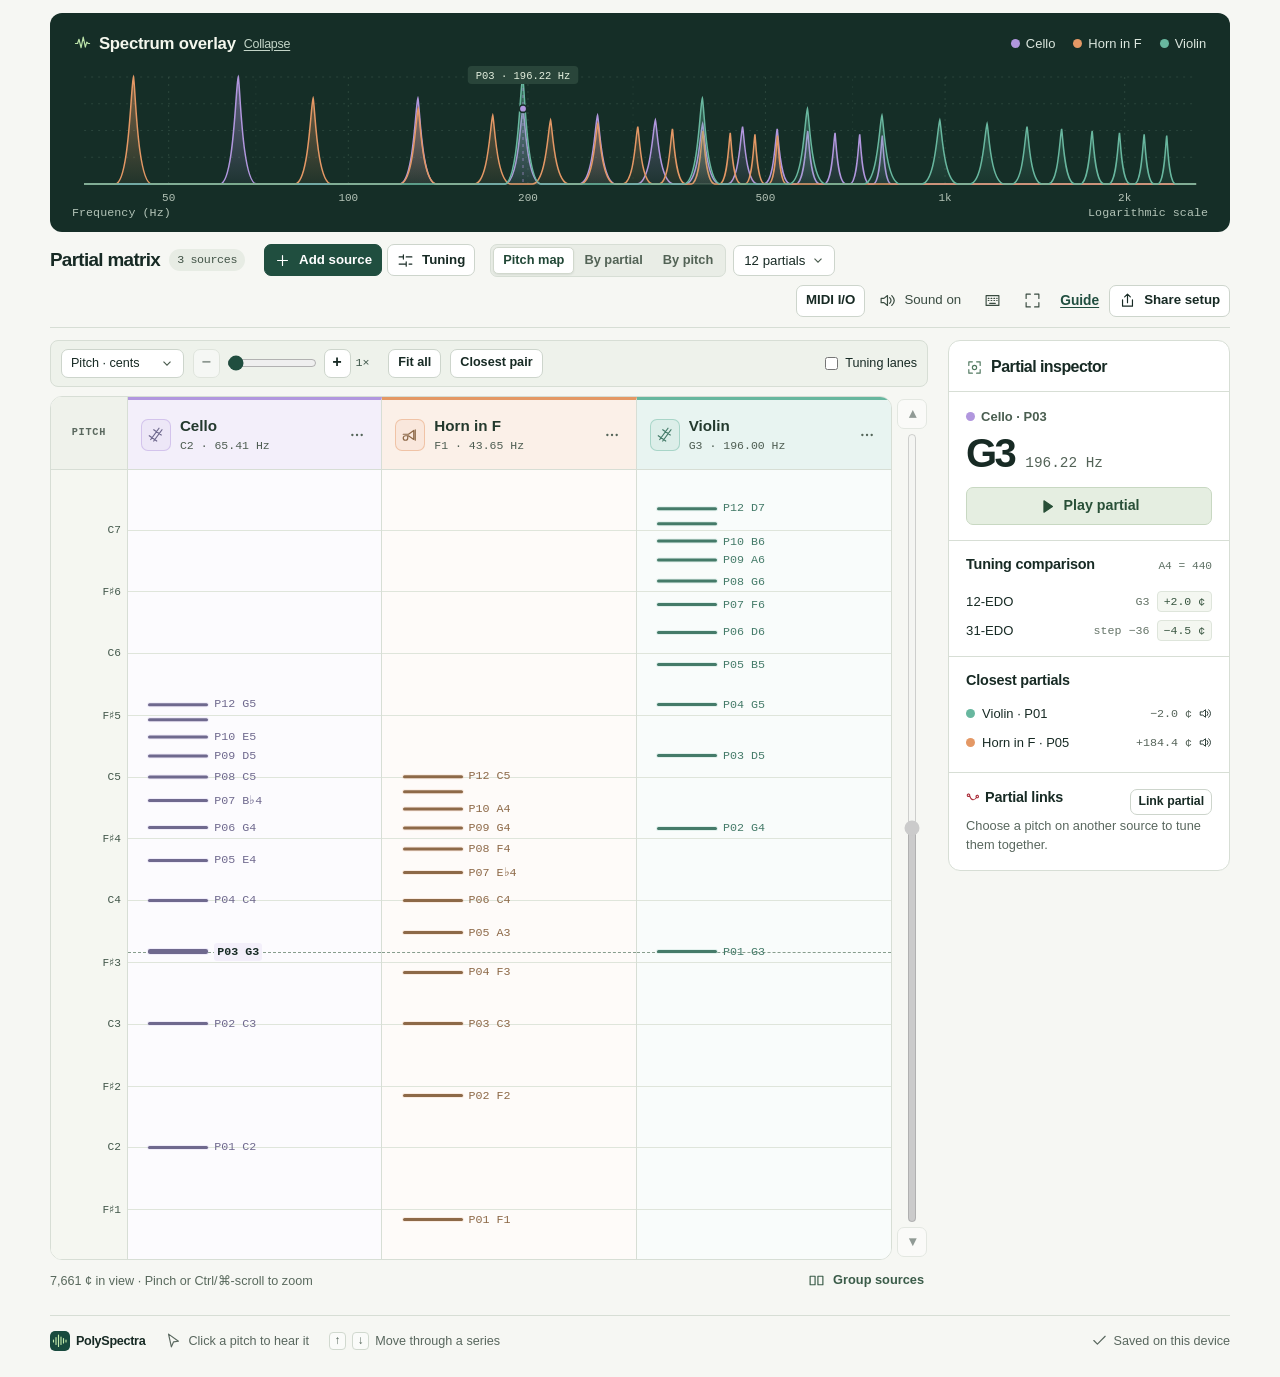
<file: index.html>
<!doctype html>
<html lang="en">
  <head>
    <meta charset="utf-8" />
    <meta name="viewport" content="width=device-width, initial-scale=1" />
    <meta name="theme-color" content="#163d34" />
    <title>PolySpectra · Spectrum workspace</title>
    <link rel="icon" href="./mark.svg" type="image/svg+xml" />
    <link rel="stylesheet" href="./style.css?v=midi-input" />
    <script defer src="./pitch.js?v=tempered-midi"></script>
    <script defer src="./pitch-map.js?v=tempered-midi"></script>
    <script defer src="./workspace.js?v=midi-input"></script>
    <script defer src="./midi.js?v=midi-input"></script>
    <script defer src="./app.js?v=midi-input"></script>
  </head>
  <body>
    <main>
      <h1 class="sr">PolySpectra spectrum workspace</h1>
      <section class="overview panel" aria-labelledby="overlay-title">
        <div class="chart-head">
          <h2 id="overlay-title">
            <button
              id="toggle-overlay"
              aria-expanded="true"
              aria-controls="chart chart-foot"
            >
              <i data-icon="wave"></i>Spectrum overlay
              <span id="overlay-action">Collapse</span>
            </button>
          </h2>
          <div id="legend" class="legend"></div>
        </div>
        <div
          id="chart"
          aria-label="Interactive source pitches on a logarithmic axis"
        ></div>
        <div class="chart-foot" id="chart-foot">
          <span>Frequency (Hz)</span><span>Logarithmic scale</span>
        </div>
      </section>
      <div class="section-tools workspace-toolbar">
        <div class="section-title">
          <h2 id="matrix-title" tabindex="-1">Partial matrix</h2>
          <span id="count" class="count"></span>
        </div>
        <nav class="workspace-edit" aria-label="Source and tuning controls">
          <button id="add" class="primary">
            <i data-icon="plus"></i>Add source
          </button>
          <button id="tuning"><i data-icon="tuning"></i>Tuning</button>
        </nav>
        <div class="matrix-actions">
          <div class="segmented" aria-label="Spectrum view">
            <button id="by-map">Pitch map</button>
            <button id="by-partial">By partial</button
            ><button id="by-pitch">By pitch</button>
          </div>
          <select id="limit" aria-label="Number of partials">
            <option value="8">8 partials</option>
            <option value="12">12 partials</option>
            <option value="16">16 partials</option>
            <option value="24">24 partials</option>
            <option value="32">32 partials</option>
            <option value="48">48 partials</option>
            <option value="88">88 partials</option>
          </select>
        </div>
        <nav class="utility-tools" aria-label="Workspace tools">
          <button id="midi" title="MIDI input, output and source channels">
            MIDI I/O
          </button>
          <button
            id="sound"
            title="Toggle browser sine tones"
            class="quiet"
          ></button>
          <button
            id="help"
            class="quiet"
            title="Keyboard shortcuts"
            aria-label="Keyboard shortcuts"
          >
            <i data-icon="keyboard"></i>
          </button>
          <button
            id="fullscreen"
            class="quiet"
            title="Full screen"
            aria-label="Full screen"
          >
            <i data-icon="expand"></i>
          </button>
          <button id="native-fullscreen" hidden>
            Enter browser fullscreen
          </button>
          <a class="guide-link" href="./docs/" target="_blank" rel="noopener"
            >Guide</a
          >
          <button id="share" title="Share this workspace">
            <i data-icon="share"></i>Share setup
          </button>
        </nav>
      </div>
      <div class="work-area">
        <section class="matrix-section" aria-labelledby="matrix-title">
          <div id="link-picking" hidden role="status">
            <span></span><button id="cancel-pick">Cancel</button>
          </div>
          <div id="map-tools" class="map-tools" hidden>
            <label for="map-unit" class="sr">Vertical spacing</label>
            <select id="map-unit">
              <option value="cents">Pitch · cents</option>
              <option value="hz">Frequency · Hz</option>
            </select>
            <div class="map-zoom">
              <button id="zoom-out" aria-label="Zoom out" title="Zoom out">
                −
              </button>
              <input
                id="zoom-range"
                type="range"
                min="0"
                max="1000"
                step="1"
                value="0"
                aria-label="Pitch map magnification"
              />
              <button id="zoom-in" aria-label="Zoom in" title="Zoom in">
                +
              </button>
              <output id="zoom-readout" for="zoom-range"></output>
            </div>
            <button id="fit-map">Fit all</button
            ><button
              id="frame-pair"
              title="Frame the selected partial and the nearest partial of another source"
            >
              Closest pair
            </button>
            <label class="map-refs"
              ><input type="checkbox" id="map-refs" /> Tuning lanes</label
            >
          </div>
          <div class="sheet-row">
            <div
              id="matrix-scroll"
              class="matrix-scroll"
              role="region"
              aria-label="Playable pitch matrix"
            >
              <div id="sheet-surface">
                <table id="matrix"></table>
                <svg id="cords" aria-hidden="true"></svg>
              </div>
            </div>
            <div
              id="pan-rail"
              hidden
              role="group"
              aria-label="Pitch map position"
            >
              <button
                id="pan-up"
                aria-label="Pan to higher pitches"
                title="Pan to higher pitches"
              >
                ▴
              </button>
              <input
                id="pan-position"
                type="range"
                min="0"
                max="10000"
                step="1"
                aria-label="Pitch map position"
                title="Scroll through the pitch range"
              />
              <button
                id="pan-down"
                aria-label="Pan to lower pitches"
                title="Pan to lower pitches"
              >
                ▾
              </button>
            </div>
          </div>
          <div class="matrix-foot">
            <a class="phone-jump" href="#inspector">Inspector</a
            ><span id="view-note"></span
            ><button id="groups" class="text-action">
              <i data-icon="group"></i><span>Group sources</span>
            </button>
          </div>
        </section>
        <aside
          id="inspector"
          tabindex="-1"
          class="panel"
          aria-label="Pitch inspector"
        ></aside>
      </div>
      <footer>
        <span class="footer-brand"
          ><img
            src="./mark.svg"
            width="20"
            height="20"
            alt=""
          />PolySpectra</span
        ><span><i data-icon="cursor"></i>Click a pitch to hear it</span
        ><span><kbd>↑</kbd><kbd>↓</kbd> Move through a series</span
        ><span id="save-status"></span>
      </footer>
    </main>
    <dialog id="source-dialog" aria-labelledby="source-title">
      <form id="source-form">
        <div class="dialog-title">
          <h2 id="source-title">Add source</h2>
          <button class="icon close" type="button" aria-label="Close">
            <i data-icon="x"></i>
          </button>
        </div>
        <label
          >Starting point<select id="preset">
            <option value="custom">Custom source</option>
            <option value="piano">Piano · 12-EDO</option>
            <option value="pianoUp">Piano · 12-EDO +50¢</option>
            <option value="cello">Cello · open C</option>
            <option value="horn">Horn in F · open tubing</option>
            <option value="violin">Violin · open G</option>
            <option value="bass">Double bass · open E</option>
            <option value="theremin">Theremin · A3</option>
            <option value="trumpet">B♭ trumpet · open tubing</option>
          </select></label
        >
        <label
          >Pitch series<select id="series">
            <option value="harmonic">Harmonic series</option>
            <option value="edo">Equal temperament (EDO)</option>
            <option value="custom">Custom octave in cents</option>
          </select></label
        >
        <label
          >Source name<input id="source-name" required maxlength="40"
        /></label>
        <div class="form-row">
          <label
            ><span id="frequency-label">Sounding fundamental (Hz)</span
            ><input
              type="number"
              id="frequency"
              required
              min="8"
              max="4000"
              step="any" /></label
          ><label
            >Group<input
              id="group-name"
              list="group-names"
              maxlength="32"
              placeholder="e.g. Strings"
          /></label>
        </div>
        <fieldset id="scale-fields" hidden>
          <legend>Instrument tuning</legend>
          <label id="divisions-label"
            >Equal divisions per octave<input
              id="divisions"
              type="number"
              min="1"
              max="120"
              step="1"
              required
          /></label>
          <label id="cents-label" hidden
            >Degrees in cents<input
              id="scale-cents"
              maxlength="1800"
              placeholder="0, 90, 204, 294, …"
          /></label>
          <div class="form-row">
            <label
              >Offset (cents)<input
                id="scale-offset"
                type="number"
                min="-2400"
                max="2400"
                step="any"
                required
            /></label>
            <label
              >First displayed step<input
                id="scale-start"
                type="number"
                min="-96"
                max="96"
                step="1"
                required
            /></label>
          </div>
          <p class="form-note" id="scale-hint"></p>
        </fieldset>
        <p class="form-note" id="frequency-note" role="status"></p>
        <datalist id="group-names"></datalist>
        <fieldset>
          <legend>Column color</legend>
          <div id="colors"></div>
        </fieldset>
        <div id="arrange"></div>
        <a href="?example=quarter-tone-pianos" class="example-link"
          >Open the quarter-tone piano pair ↗</a
        >
        <div class="dialog-actions">
          <button type="button" class="cancel">Cancel</button
          ><button class="primary" id="source-save">Add source</button>
        </div>
      </form>
    </dialog>
    <dialog id="midi-dialog" aria-labelledby="midi-title">
      <div class="dialog-title">
        <h2 id="midi-title">MIDI input and output</h2>
        <button class="icon close" aria-label="Close">
          <i data-icon="x"></i>
        </button>
      </div>
      <button id="midi-connect" class="primary">Connect MIDI</button>
      <p id="midi-status" class="form-note" role="status"></p>
      <div class="form-row">
        <label>Input port<select id="midi-in-port"><option value="">Off</option></select></label>
        <label
          >Output port<select id="midi-port">
            <option value="">Off</option>
          </select></label
        >
      </div>
      <div class="form-row">
        <label
          >Output pitch-bend range<select id="bend-range">
            <option value="1">±1 semitone</option>
            <option value="2" selected>±2 semitones</option>
            <option value="3">±3 semitones</option>
            <option value="12">±12 semitones</option>
            <option value="24">±24 semitones</option>
            <option value="48">±48 semitones</option>
          </select></label
        >
      </div>
      <p class="form-note">
        Match this range in your virtual instruments. Turn off the toolbar’s
        Sound button to hear only MIDI playback.
      </p>
      <p class="form-note">
        The first key plays P01 (the fundamental) or the first displayed scale step.
        Each semitone up plays the next row. Hold the key to sustain it.
      </p>
      <div id="midi-routes"></div>
      <div class="dialog-actions"><button class="close">Done</button></div>
    </dialog>
    <dialog id="tuning-dialog" aria-label="Tuning references">
      <form id="tuning-form">
        <div class="dialog-title">
          <h2>Tuning references</h2>
          <button class="icon close" type="button" aria-label="Close">
            <i data-icon="x"></i>
          </button>
        </div>
        <label
          >Concert A4 <span>(Hz)</span
          ><input
            type="number"
            id="concert"
            min="300"
            max="600"
            step="any"
            required
        /></label>
        <fieldset>
          <legend>Compare against</legend>
          <div id="systems" class="system-list"></div>
        </fieldset>
        <label class="check"
          ><input type="checkbox" id="ref-columns" />Show tuning columns in “By
          pitch”</label
        >
        <p class="form-note">
          References share A4. Changing a reference keeps every source at its
          entered frequency.
        </p>
        <div class="dialog-actions">
          <button type="button" class="cancel">Cancel</button
          ><button class="primary">Apply tuning</button>
        </div>
      </form>
    </dialog>
    <dialog id="link-dialog" aria-labelledby="link-title">
      <form id="link-form">
        <div class="dialog-title">
          <h2 id="link-title">Link partials</h2>
          <button type="button" class="icon close" aria-label="Close">
            <i data-icon="x"></i>
          </button>
        </div>
        <p class="link-origin" id="link-origin"></p>
        <div class="form-row">
          <label>Destination source<select id="link-to"></select></label
          ><label>Destination pitch<select id="link-n"></select></label>
        </div>
        <p id="link-preview" aria-live="polite"></p>
        <div class="dialog-actions">
          <button type="button" id="pick-link">Pick on spectrum</button
          ><button class="primary" id="tie-link">Create link</button>
        </div>
      </form>
    </dialog>
    <dialog id="share-dialog" aria-labelledby="share-title">
      <div class="dialog-title">
        <h2 id="share-title">Share setup</h2>
        <button class="icon close" aria-label="Close">
          <i data-icon="x"></i>
        </button>
      </div>
      <p class="form-note">
        This link opens the current sources, partial links, tuning and view.
      </p>
      <label>Setup URL<input id="share-url" readonly /></label>
      <div class="dialog-actions">
        <span id="copy-status" role="status"></span
        ><button class="primary" id="copy-url">Copy link</button>
      </div>
    </dialog>
    <dialog id="help-dialog" aria-label="Playing PolySpectra">
      <div class="dialog-title">
        <h2>Playing PolySpectra</h2>
        <button class="icon close" aria-label="Close">
          <i data-icon="x"></i>
        </button>
      </div>
      <dl class="help-list">
        <div>
          <dt>Higher / lower pitch</dt>
          <dd><kbd>↑</kbd> <kbd>↓</kbd></dd>
        </div>
        <div>
          <dt>Adjacent source</dt>
          <dd><kbd>←</kbd> <kbd>→</kbd></dd>
        </div>
        <div>
          <dt>Replay selection</dt>
          <dd><kbd>Space</kbd></dd>
        </div>
        <div>
          <dt>Stop sound / close dialog</dt>
          <dd><kbd>Esc</kbd></dd>
        </div>
      </dl>
      <p>
        Select a cell or a pitch mark to hear its exact frequency. Use the
        inspector to play a nearby pitch together with it.
      </p>
      <p>
        In Pitch map, equal vertical distances represent equal musical intervals
        in cents, or equal frequency differences in Hz. Select a mark and use +
        or − to zoom around it. Closest pair frames the nearest partial from
        another source. Drag to pan, or pinch or Ctrl/⌘-scroll to zoom at a
        point.
      </p>
      <p>
        Drag a column header to reorder it, or use the move controls in its
        settings. Group names can be edited there too.
      </p>
      <p>
        In Tuning comparison, positive cents mean the selected partial is sharp
        of the reference. EDO steps count from A4. In Closest partials, positive
        cents mean the other source is higher. Click either comparison to hear
        both tones for six seconds.
      </p>
      <p>
        Select an origin partial, then choose Link partial in the inspector. Its
        frequency sets the destination source’s fundamental. Red cords join
        linked partials. Unlink keeps the destination at its current frequency.
      </p>
      <p class="form-note">
        Harmonic sources use fₙ = n × f₁. Tempered instruments repeat their
        scale each octave. Peak heights are illustrative. The browser plays sine
        tones. A MIDI input can play successive rows from a keyboard.
        MIDI out sends each source’s sounding pitch to its assigned
        channel.
      </p>
      <p>
        <a href="./docs/" target="_blank" rel="noopener"
          >Open the user guide</a
        >
      </p>
    </dialog>
    <div id="announce" class="sr" role="status" aria-live="polite"></div>
  </body>
</html>
</file>
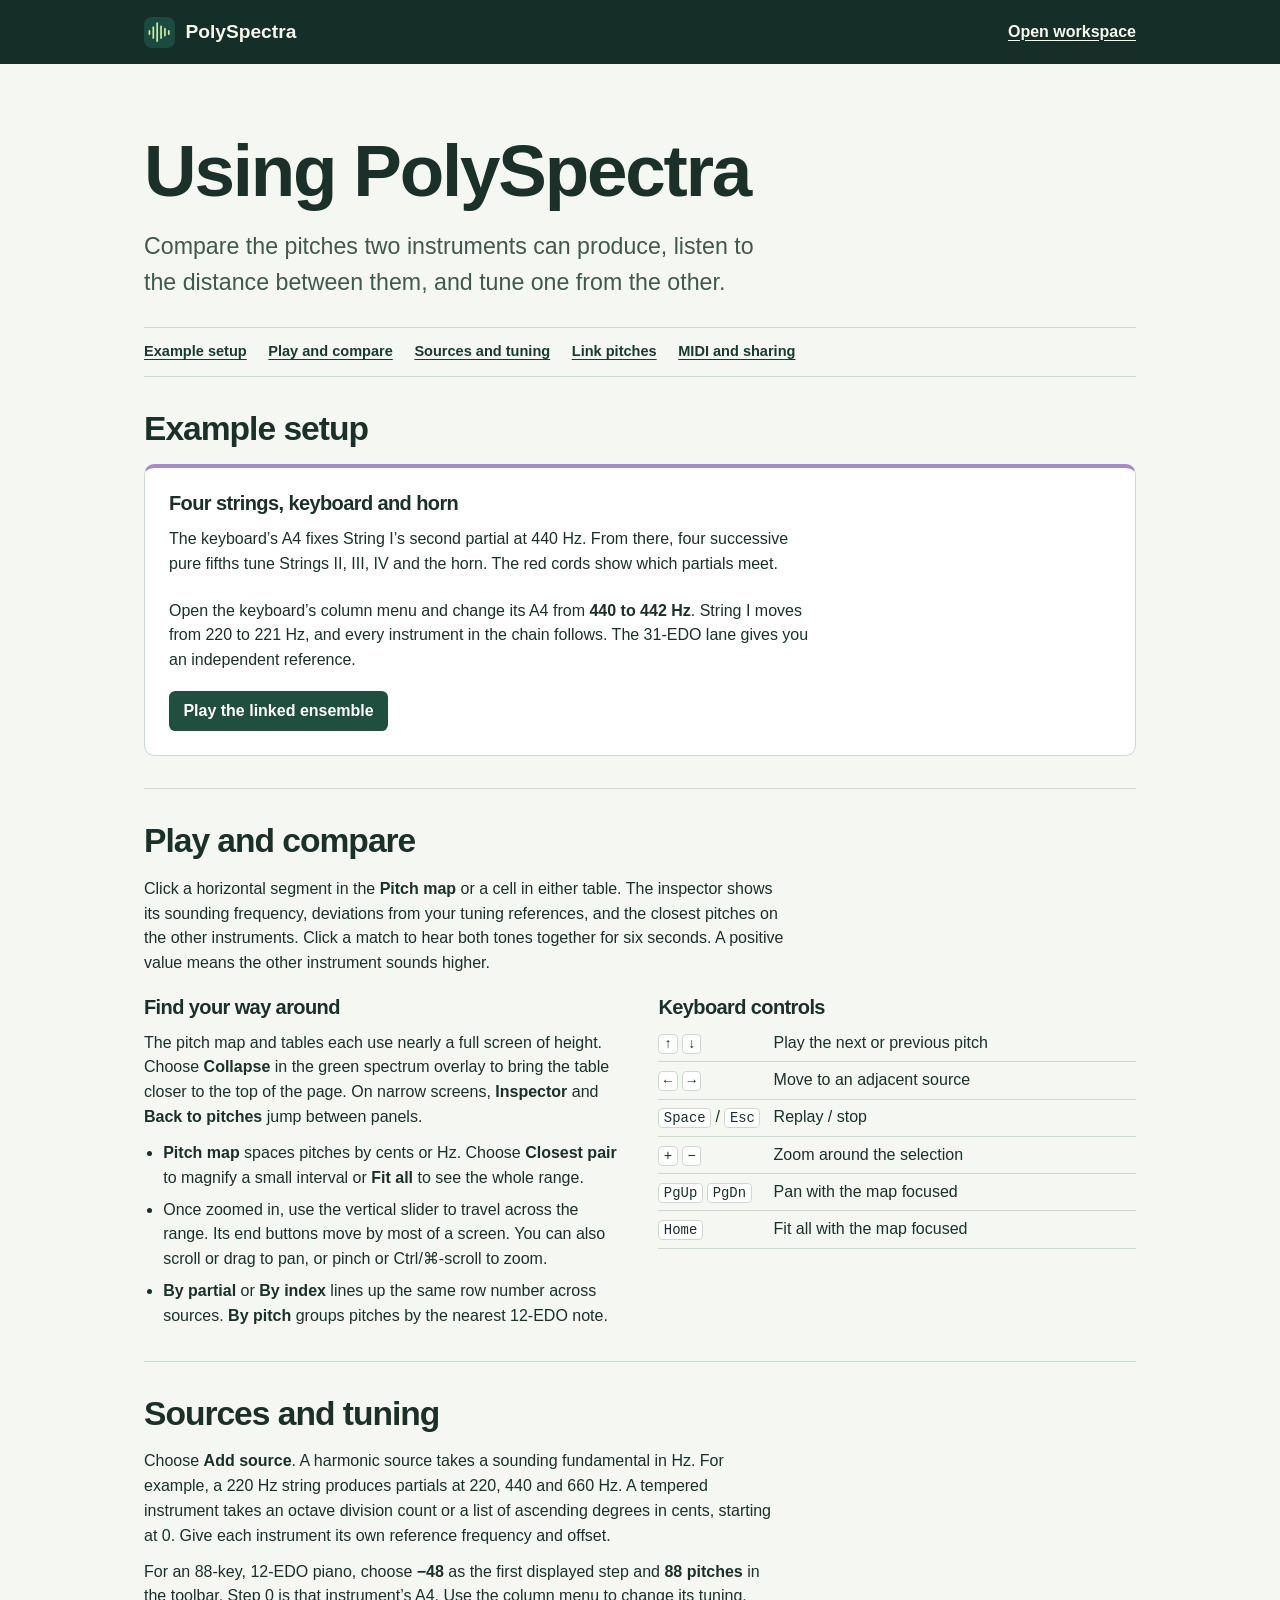
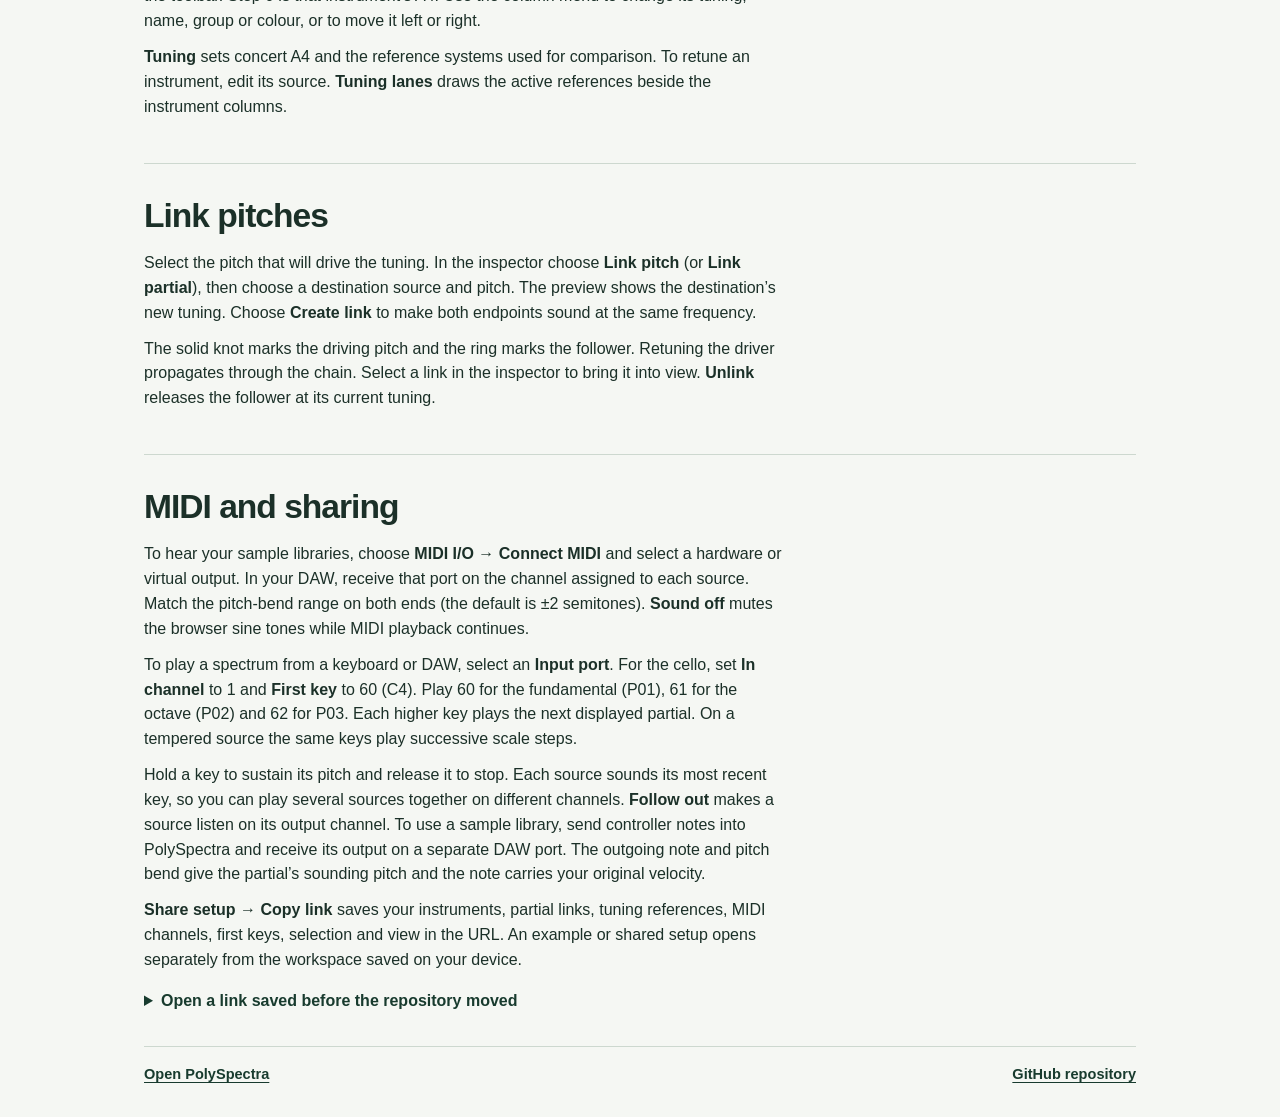
<file: docs/index.html>
<!doctype html>
<html lang="en">
  <head>
    <meta charset="utf-8" />
    <meta name="viewport" content="width=device-width, initial-scale=1" />
    <meta name="theme-color" content="#152e27" />
    <title>PolySpectra · User guide</title>
    <link rel="icon" href="../mark.svg" type="image/svg+xml" />
    <link rel="stylesheet" href="./guide.css?v=linked-example" />
  </head>
  <body>
    <header>
      <nav aria-label="PolySpectra">
        <a class="brand" href="../"
          ><img src="../mark.svg" width="31" height="31" alt="" />PolySpectra</a
        ><a class="open" href="../">Open workspace</a>
      </nav>
    </header>
    <main>
      <h1>Using PolySpectra</h1>
      <p class="intro">
        Compare the pitches two instruments can produce, listen to the distance
        between them, and tune one from the other.
      </p>
      <nav class="contents" aria-label="On this page">
        <a href="#examples">Example setup</a><a href="#play">Play and compare</a
        ><a href="#sources">Sources and tuning</a
        ><a href="#links">Link pitches</a><a href="#midi">MIDI and sharing</a>
      </nav>
      <section id="examples">
        <h2>Example setup</h2>
        <article class="example">
          <h3>Four strings, keyboard and horn</h3>
          <p>
            The keyboard’s A4 fixes String I’s second partial at 440 Hz. From
            there, four successive pure fifths tune Strings II, III, IV and the
            horn. The red cords show which partials meet.
          </p>
          <p>
            Open the keyboard’s column menu and change its A4 from
            <b>440 to 442 Hz</b>. String I moves from 220 to 221 Hz, and every
            instrument in the chain follows. The 31-EDO lane gives you an
            independent reference.
          </p>
          <a class="launch" href="../?example=linked-strings"
            >Play the linked ensemble</a
          >
        </article>
      </section>
      <section id="play">
        <h2>Play and compare</h2>
        <p>
          Click a horizontal segment in the <b>Pitch map</b> or a cell in either
          table. The inspector shows its sounding frequency, deviations from
          your tuning references, and the closest pitches on the other
          instruments. Click a match to hear both tones together for six
          seconds. A positive value means the other instrument sounds higher.
        </p>
        <div class="split">
          <div>
            <h3>Find your way around</h3>
            <p>
              The pitch map and tables each use nearly a full screen of height.
              Choose <b>Collapse</b> in the green spectrum overlay to bring the
              table closer to the top of the page. On narrow screens,
              <b>Inspector</b> and <b>Back to pitches</b> jump between panels.
            </p>
            <ul>
              <li>
                <b>Pitch map</b> spaces pitches by cents or Hz. Choose
                <b>Closest pair</b> to magnify a small interval or
                <b>Fit all</b> to see the whole range.
              </li>
              <li>
                Once zoomed in, use the vertical slider to travel across the
                range. Its end buttons move by most of a screen. You can also
                scroll or drag to pan, or pinch or Ctrl/⌘-scroll to zoom.
              </li>
              <li>
                <b>By partial</b> or <b>By index</b> lines up the same row
                number across sources. <b>By pitch</b> groups pitches by the
                nearest 12-EDO note.
              </li>
            </ul>
          </div>
          <div>
            <h3>Keyboard controls</h3>
            <dl class="keys">
              <div>
                <dt><kbd>↑</kbd> <kbd>↓</kbd></dt>
                <dd>Play the next or previous pitch</dd>
              </div>
              <div>
                <dt><kbd>←</kbd> <kbd>→</kbd></dt>
                <dd>Move to an adjacent source</dd>
              </div>
              <div>
                <dt><kbd>Space</kbd> / <kbd>Esc</kbd></dt>
                <dd>Replay / stop</dd>
              </div>
              <div>
                <dt><kbd>+</kbd> <kbd>−</kbd></dt>
                <dd>Zoom around the selection</dd>
              </div>
              <div>
                <dt><kbd>PgUp</kbd> <kbd>PgDn</kbd></dt>
                <dd>Pan with the map focused</dd>
              </div>
              <div>
                <dt><kbd>Home</kbd></dt>
                <dd>Fit all with the map focused</dd>
              </div>
            </dl>
          </div>
        </div>
      </section>
      <section id="sources">
        <h2>Sources and tuning</h2>
        <p>
          Choose <b>Add source</b>. A harmonic source takes a sounding
          fundamental in Hz. For example, a 220 Hz string produces partials at
          220, 440 and 660 Hz. A tempered instrument takes an octave division
          count or a list of ascending degrees in cents, starting at 0. Give
          each instrument its own reference frequency and offset.
        </p>
        <p>
          For an 88-key, 12-EDO piano, choose <b>−48</b> as the first displayed
          step and <b>88 pitches</b> in the toolbar. Step 0 is that instrument’s
          A4. Use the column menu to change its tuning, name, group or colour,
          or to move it left or right.
        </p>
        <p>
          <b>Tuning</b> sets concert A4 and the reference systems used for
          comparison. To retune an instrument, edit its source.
          <b>Tuning lanes</b> draws the active references beside the instrument
          columns.
        </p>
      </section>
      <section id="links">
        <h2>Link pitches</h2>
        <p>
          Select the pitch that will drive the tuning. In the inspector choose
          <b>Link pitch</b> (or <b>Link partial</b>), then choose a destination
          source and pitch. The preview shows the destination’s new tuning.
          Choose <b>Create link</b> to make both endpoints sound at the same
          frequency.
        </p>
        <p>
          The solid knot marks the driving pitch and the ring marks the
          follower. Retuning the driver propagates through the chain. Select a
          link in the inspector to bring it into view. <b>Unlink</b> releases
          the follower at its current tuning.
        </p>
      </section>
      <section id="midi">
        <h2>MIDI and sharing</h2>
        <p>
          To hear your sample libraries, choose
          <b>MIDI I/O → Connect MIDI</b> and select a hardware or virtual
          output. In your DAW, receive that port on the channel assigned to each
          source. Match the pitch-bend range on both ends (the default is ±2
          semitones). <b>Sound off</b> mutes the browser sine tones while MIDI
          playback continues.
        </p>
        <p>
          To play a spectrum from a keyboard or DAW, select an <b>Input port</b>.
          For the cello, set <b>In channel</b> to 1 and <b>First key</b> to
          60 (C4). Play 60 for the fundamental (P01), 61 for the octave (P02)
          and 62 for P03. Each higher key plays the next displayed partial.
          On a tempered source the same keys play successive scale steps.
        </p>
        <p>
          Hold a key to sustain its pitch and release it to stop. Each source
          sounds its most recent key, so you can play several sources together
          on different channels. <b>Follow out</b> makes a source listen on its
          output channel. To use a sample library, send controller notes into
          PolySpectra and receive its output on a separate DAW port. The
          outgoing note and pitch bend give the partial’s sounding pitch and
          the note carries your original velocity.
        </p>
        <p>
          <b>Share setup → Copy link</b> saves your instruments, partial links,
          tuning references, MIDI channels, first keys, selection and view in the
          URL. An example or shared setup opens separately from the workspace
          saved on your device.
        </p>
        <details>
          <summary>Open a link saved before the repository moved</summary>
          <p>
            In an old setup URL, replace
            <code>adrianartacho.github.io</code> with
            <code>muk-labs.github.io</code>. Keep <code>/PolySpectra/</code> and
            everything after it, including the query string.
          </p>
        </details>
      </section>
      <footer>
        <a href="../">Open PolySpectra</a
        ><a href="https://github.com/MUK-Labs/PolySpectra">GitHub repository</a>
      </footer>
    </main>
  </body>
</html>
</file>
<file: style.css>
:root {
  color-scheme: light;
  --ink: #172a24;
  --muted: #59675e;
  --line: #d7ded5;
  --paper: #f6f7f3;
  --forest: #204e3f;
  --mono:
    "IBM Plex Mono", "SFMono-Regular", Consolas, "Liberation Mono", monospace;
  font-family: "Inter", "Helvetica Neue", Arial, sans-serif;
  color: var(--ink);
  background: var(--paper);
  font-size: 16px;
}
* {
  box-sizing: border-box;
}
body {
  margin: 0;
}
button,
input,
select {
  font: inherit;
}
button,
select {
  cursor: pointer;
}
button,
select,
input:not([type="checkbox"]):not([type="color"]) {
  border: 1px solid #cdd5cc;
  border-radius: 7px;
  background: #fff;
  color: var(--ink);
}
button {
  display: inline-flex;
  align-items: center;
  justify-content: center;
  gap: 8px;
  padding: 9px 13px;
  font-size: 0.89rem;
  font-weight: 600;
  line-height: 1.25;
}
button:hover,
select:hover {
  border-color: #8c9d91;
  background: #f1f5ef;
}
button:disabled {
  opacity: 0.45;
  cursor: default;
}
button:focus-visible,
select:focus-visible,
input:focus-visible,
[tabindex]:focus-visible {
  outline: 3px solid #518977;
  outline-offset: 2px;
}
i[data-icon] {
  display: inline-flex;
  vertical-align: middle;
  flex: none;
}
i svg,
.ui-icon {
  width: 17px;
  height: 17px;
  display: block;
  flex: none;
}
button.primary {
  background: var(--forest);
  border-color: var(--forest);
  color: white;
}
button.primary:hover {
  background: #163c30;
}
.topbar {
  background: #fff;
  border-bottom: 1px solid var(--line);
}
.top-inner,
main {
  max-width: 1600px;
  margin: auto;
  padding-inline: clamp(18px, 3.9vw, 66px);
}
.top-inner {
  height: 65px;
  display: flex;
  align-items: center;
  justify-content: space-between;
}
.brand {
  display: flex;
  align-items: center;
  gap: 10px;
  font-size: 1.33rem;
  letter-spacing: -0.065em;
  font-weight: 750;
}
nav,
.actions,
.matrix-actions,
.section-title,
.chart-head h2,
.chart-head,
.legend,
.section-tools,
.matrix-foot,
footer,
footer span,
.quiet,
.text-action {
  display: flex;
  align-items: center;
}
nav {
  gap: 12px;
}
.nav-divider {
  height: 18px;
  border-left: 1px solid var(--line);
}
button.quiet,
button.text-action,
button.icon {
  border: 0;
  background: transparent;
}
.quiet {
  font-weight: 530;
  color: #394b40;
  padding: 8px 4px;
}
.quiet:hover,
.text-action:hover,
.icon:hover {
  background: #eaf0e8;
}
main {
  padding-bottom: 25px;
}
.page-heading {
  display: flex;
  align-items: center;
  justify-content: space-between;
  gap: 16px;
  padding: 30px 0 24px;
}
h1,
h2,
h3,
p {
  margin: 0;
}
h1 {
  font-size: clamp(1.85rem, 2.9vw, 2.65rem);
  line-height: 1.1;
  letter-spacing: -0.055em;
  font-weight: 650;
}
h2 {
  font-size: 1.18rem;
  line-height: 1.3;
  letter-spacing: -0.035em;
  font-weight: 650;
}
.page-heading p {
  font-size: 0.96rem;
  color: var(--muted);
  margin-top: 8px;
  line-height: 1.5;
}
.actions {
  gap: 9px;
}
.actions button {
  min-height: 39px;
}
.panel,
.matrix-scroll {
  border: 1px solid var(--line);
  border-radius: 12px;
  background: white;
}
.overview {
  border: none;
  background: #152e27;
  color: #f4f7ed;
  overflow: hidden;
  padding: 17px 22px 12px;
  position: relative;
}
.chart-head {
  justify-content: space-between;
  gap: 14px;
}
.chart-head h2 {
  font-size: 1.05rem;
  gap: 9px;
  letter-spacing: -0.015em;
}
.chart-head h2 button {
  background: transparent;
  color: inherit;
  border: 0;
  padding: 3px 2px;
  font: inherit;
  letter-spacing: inherit;
}
#overlay-action {
  font-size: 0.78rem;
  font-weight: 500;
  text-decoration: underline;
  text-underline-offset: 0.16em;
  color: #c2d4c7;
}
.chart-head h2 i {
  color: #bde4aa;
}
.legend {
  gap: 14px;
  flex-wrap: wrap;
}
.legend button {
  color: #dce7df;
  font-weight: 450;
  font-size: 0.81rem;
  gap: 6px;
  border: 0;
  padding: 4px 2px;
  background: transparent;
}
.legend button:hover {
  color: white;
  text-decoration: underline;
}
.dot {
  width: 9px;
  height: 9px;
  display: inline-block;
  border-radius: 50%;
  background: var(--c);
  flex: none;
}
#chart {
  height: 138px;
  margin-top: 8px;
}
#chart svg {
  display: block;
  width: 100%;
  height: 100%;
  overflow: visible;
}
.chart-foot {
  display: flex;
  justify-content: space-between;
  color: #b2c3b7;
  letter-spacing: 0.005em;
  font: 0.73rem var(--mono);
  margin: 2px 0 0;
}
.work-area {
  --sheet-height: 96vh;
  --sheet-height: 96dvh;
  display: grid;
  grid-template-columns: minmax(0, 1fr) 282px;
  gap: 20px;
  align-items: start;
  margin-top: 23px;
}
.section-tools {
  justify-content: space-between;
  gap: 10px;
  margin-bottom: 13px;
  min-height: 35px;
}
.section-title {
  gap: 9px;
}
.count {
  font: 0.73rem var(--mono);
  letter-spacing: -0.03em;
  border-radius: 20px;
  background: #e7ece4;
  color: #415346;
  padding: 4px 8px;
  white-space: nowrap;
}
.matrix-actions {
  gap: 7px;
}
.segmented {
  display: flex;
  align-items: center;
  border: 1px solid #d7ded5;
  background: #e9ede6;
  border-radius: 7px;
  padding: 2px;
}
.segmented button {
  border: 1px solid transparent;
  background: none;
  min-height: 27px;
  padding: 4px 9px;
  color: #536356;
  border-radius: 5px;
  font-size: 0.8rem;
  white-space: nowrap;
}
.segmented button[aria-pressed="true"] {
  border-color: #d1d8cd;
  background: white;
  color: #214736;
  box-shadow: 0 1px 2px #1c302116;
}
select {
  appearance: none;
  background-image: url("data:image/svg+xml,%3Csvg xmlns='http://www.w3.org/2000/svg' width='14' height='14' viewBox='0 0 20 20'%3E%3Cpath d='m5 8 5 5 5-5' fill='none' stroke='%2348594c' stroke-width='1.6'/%3E%3C/svg%3E") !important;
  background-position: right 9px center !important;
  background-repeat: no-repeat !important;
  padding: 7px 28px 7px 10px;
  font-size: 0.83rem;
}
.matrix-scroll {
  overflow: auto;
  max-height: var(--sheet-height);
  scrollbar-width: thin;
  position: relative;
}
.matrix-scroll table {
  width: 100%;
  border-collapse: separate;
  border-spacing: 0;
  table-layout: fixed;
}
.matrix-scroll:not(.map-mode) table {
  height: calc(var(--sheet-height) - 2px);
}
.matrix-scroll th,
.matrix-scroll td {
  border-right: 1px solid var(--line);
  border-bottom: 1px solid var(--line);
  padding: 0;
}
.matrix-scroll tr > *:last-child {
  border-right: 0;
}
.matrix-scroll tbody tr:last-child > * {
  border-bottom: 0;
}
thead {
  position: sticky;
  top: 0;
  z-index: 4;
}
thead th {
  background: #f3f5f0;
  text-align: left;
}
.gutter {
  width: 65px;
  position: sticky;
  left: 0;
  z-index: 2;
  background: #f8f9f6;
  text-align: center;
  font: 0.83rem var(--mono);
  color: #5a685e;
}
.axis-head {
  z-index: 5;
  text-align: center;
  font: 600 0.64rem/1.3 var(--mono);
  text-transform: uppercase;
  letter-spacing: 0.07em;
  line-height: 1.55;
  background: #eff2eb;
}
.group-row th {
  font-size: 0.75rem;
  font-weight: 550;
  color: #546459;
  text-align: center;
  padding: 5px;
  background: #f0f3ed;
}
.source-head {
  border-top: 3px solid var(--c);
  background: var(--tint);
  cursor: grab;
}
.source-head.dragover {
  box-shadow: inset 3px 0 #254f3b;
}
.head-inner {
  padding: 13px 10px 12px 13px;
  display: flex;
  align-items: center;
  gap: 9px;
  min-height: 69px;
}
.source-sign {
  width: 30px;
  height: 32px;
  border-radius: 7px;
  border: 1px solid color-mix(in srgb, var(--c) 45%, transparent);
  background: color-mix(in srgb, var(--c) 23%, white);
  display: grid;
  place-items: center;
  color: var(--dark);
  flex: none;
}
.source-sign svg {
  width: 18px;
  height: 18px;
}
.head-text {
  min-width: 0;
  flex: 1;
}
.head-text strong {
  display: block;
  white-space: nowrap;
  overflow: hidden;
  text-overflow: ellipsis;
  font-weight: 630;
  font-size: 0.95rem;
  color: #23392d;
}
.head-text small {
  display: block;
  font: 0.72rem var(--mono);
  color: #4e5d52;
  margin-top: 5px;
  white-space: nowrap;
}
.icon {
  padding: 6px;
  color: #55665a;
}
.icon svg {
  width: 16px;
  height: 16px;
}
tbody td {
  background: white;
  vertical-align: middle;
}
.cell {
  display: flex;
  align-items: center;
  justify-content: space-between;
  width: 100%;
  border-radius: 0;
  border: 0;
  min-height: 43px;
  background: transparent;
  text-align: left;
  gap: 5px;
  padding: 8px 13px;
  color: var(--ink);
  position: relative;
}
.cell:hover {
  background: var(--tint);
}
.cell:focus-visible {
  outline-offset: -3px;
}
.cell[aria-pressed="true"] {
  background: var(--tint);
  box-shadow: inset 0 0 0 2px var(--dark);
}
.cell[aria-pressed="true"]::before {
  content: "";
  position: absolute;
  left: 0;
  top: 0;
  bottom: 0;
  width: 4px;
  background: var(--dark);
}
.cell .notename {
  font-weight: 630;
  font-size: 0.89rem;
}
.cell .hz {
  font: 0.78rem var(--mono);
  color: #495a50;
  white-space: nowrap;
}
.hz small {
  font: inherit;
  font-size: 0.72rem;
  color: #738176;
}
.cell .which {
  font: 0.64rem var(--mono);
  color: #657068;
}
.empty-cell {
  text-align: center;
  color: #a5afa7;
}
.current-row {
  background: #e5ece2;
  color: #214d39;
  font-weight: 650;
}
.ref-head {
  --c: #94a99f;
  --tint: #eef3ef;
  --dark: #466456;
  border-top: 3px solid #9fafa6;
  padding: 9px !important;
  font-size: 0.83rem;
}
.ref-cell {
  color: #3b5546;
  padding: 5px 9px;
  min-height: 32px;
  gap: 5px;
}
.ref-cell b {
  font: 0.79rem var(--mono);
}
.matrix-foot {
  justify-content: space-between;
  gap: 10px;
  color: #59695d;
  font-size: 0.79rem;
  margin-top: 6px;
}
.text-action {
  font-size: 0.8rem;
  font-weight: 550;
  color: #3b5c49;
  padding: 6px 4px;
}
.text-action[aria-pressed="true"] {
  color: #144e31;
  text-decoration: underline;
}
#inspector {
  overflow: hidden;
}
.inspector-title {
  padding: 16px 17px 14px;
  display: flex;
  align-items: center;
  gap: 8px;
  border-bottom: 1px solid var(--line);
}
.inspector-title svg {
  width: 17px;
  color: #527961;
}
.inspector-title h2 {
  font-size: 1rem;
}
.readout,
.ins-block {
  padding: 15px 17px;
}
.source-label {
  display: inline-flex;
  align-items: center;
  gap: 6px;
  color: #4a5e50;
  font-size: 0.81rem;
  font-weight: 550;
}
.read-pitch {
  display: flex;
  align-items: baseline;
  gap: 11px;
  margin: 7px 0 13px;
}
.read-pitch strong {
  font-weight: 560;
  font-size: 2.5rem;
  letter-spacing: -0.065em;
  line-height: 1.05;
}
.read-pitch .read-hz {
  font: 0.9rem var(--mono);
  color: #536357;
}
.play {
  width: 100%;
  background: #e5eee1;
  border-color: #c8d8c2;
  color: #284f37;
}
.play:hover {
  background: #d8e6d4;
}
.ins-block {
  border-top: 1px solid var(--line);
}
.ins-block h3 {
  font-size: 0.9rem;
  letter-spacing: -0.015em;
  margin: 0 0 11px;
  font-weight: 650;
}
.ins-heading {
  display: flex;
  justify-content: space-between;
  align-items: baseline;
  gap: 6px;
}
.ins-heading small {
  font: 0.7rem var(--mono);
  color: #5f7165;
}
.tune-line,
.match {
  display: flex;
  align-items: center;
  justify-content: space-between;
  gap: 7px;
}
.tune-line {
  font-size: 0.82rem;
  margin: 8px 0;
}
.tune-line:last-child {
  margin-bottom: 0;
}
.tune-line .degree {
  color: #657468;
  font: 0.73rem var(--mono);
  margin-left: auto;
}
.cents {
  font: 0.72rem var(--mono);
  padding: 3px 6px;
  border: 1px solid #dee5db;
  color: #395641;
  background: #f4f7f1;
  border-radius: 4px;
  white-space: nowrap;
}
.match {
  padding: 6px 0;
  width: 100%;
  background: transparent;
  border: 0;
  font-size: 0.81rem;
  font-weight: 520;
  justify-content: flex-start;
  text-align: left;
}
.match svg {
  width: 13px;
}
.match .match-info {
  flex: 1;
  overflow: hidden;
  text-overflow: ellipsis;
  white-space: nowrap;
}
.match .delta {
  font: 0.73rem var(--mono);
  color: #57655b;
  white-space: nowrap;
}
.match:hover {
  background: #f3f6ef;
}
.muted {
  color: var(--muted);
  font-size: 0.84rem;
}
footer {
  border-top: 1px solid var(--line);
  gap: 20px;
  margin-top: 20px;
  padding-top: 15px;
  flex-wrap: wrap;
  font-size: 0.79rem;
  color: var(--muted);
}
footer span {
  gap: 6px;
}
footer svg {
  width: 14px;
  height: 14px;
}
#save-status {
  margin-left: auto;
}
kbd {
  display: inline-block;
  min-width: 17px;
  text-align: center;
  padding: 1px 4px;
  font: 0.73rem var(--mono);
  border: 1px solid #d1d9cf;
  background: #fafbf9;
  border-radius: 4px;
  color: #536458;
}
.sr {
  position: absolute;
  width: 1px;
  height: 1px;
  overflow: hidden;
  clip-path: inset(50%);
  white-space: nowrap;
}
dialog {
  border: 1px solid var(--line);
  border-radius: 13px;
  background: #fff;
  color: var(--ink);
  padding: 23px;
  width: min(430px, calc(100% - 28px));
  max-height: 90dvh;
  box-shadow: 0 18px 65px #172d2330;
}
dialog::backdrop {
  background: #112a2180;
}
.dialog-title {
  display: flex;
  align-items: center;
  justify-content: space-between;
  margin-bottom: 18px;
}
.dialog-title h2 {
  font-size: 1.35rem;
}
.dialog-title .icon {
  margin-right: -5px;
}
dialog label,
fieldset legend {
  display: block;
  font-size: 0.86rem;
  font-weight: 600;
  margin-bottom: 6px;
}
dialog label {
  margin-bottom: 13px;
}
dialog label span {
  font-weight: 400;
  color: var(--muted);
}
dialog input:not([type="checkbox"]):not([type="color"]),
dialog select {
  display: block;
  width: 100%;
  margin-top: 5px;
  padding: 9px 10px;
  font-size: 0.95rem;
}
dialog input,
dialog select {
  min-width: 0;
}
dialog select {
  padding-right: 28px;
}
.form-row {
  display: grid;
  grid-template-columns: 1.2fr 1fr;
  gap: 12px;
}
fieldset {
  border: 0;
  padding: 0;
  margin: 3px 0 14px;
}
#colors {
  display: flex;
  align-items: center;
  flex-wrap: wrap;
  gap: 8px;
}
#colors button {
  width: 27px;
  height: 27px;
  border-radius: 50%;
  background: var(--c);
  border: 1px solid #0002;
  padding: 0;
}
#colors button[aria-pressed="true"] {
  outline: 2px solid var(--forest);
  outline-offset: 2px;
}
input[type="color"] {
  width: 33px;
  height: 28px;
  cursor: pointer;
  padding: 0;
  border: 0;
  background: transparent;
}
.dialog-actions {
  display: flex;
  justify-content: flex-end;
  gap: 8px;
  border-top: 1px solid var(--line);
  margin-top: 17px;
  padding-top: 15px;
}
#arrange .arrange-tools {
  display: flex;
  gap: 6px;
  flex-wrap: wrap;
}
#arrange button {
  font-size: 0.8rem;
  padding: 6px 8px;
}
#arrange .remove {
  margin-left: auto;
  color: #934836;
}
.check {
  display: flex;
  align-items: center;
  gap: 7px;
  font-weight: 450;
}
.check input {
  accent-color: var(--forest);
}
.system-list {
  display: grid;
  grid-template-columns: 1fr 1fr;
}
.system-list label {
  margin: 3px 0 6px;
}
.form-note,
#help-dialog p {
  font-size: 0.87rem;
  line-height: 1.5;
  color: var(--muted);
}
#help-dialog p {
  margin-top: 12px;
}
.help-list {
  margin: 0;
}
.help-list > div {
  display: flex;
  justify-content: space-between;
  gap: 10px;
  padding: 7px 0;
  border-bottom: 1px solid var(--line);
  font-size: 0.87rem;
}
.help-list dd {
  margin: 0;
}
@media (min-width: 1450px) {
  .work-area {
    grid-template-columns: minmax(0, 1fr) 312px;
  }
  #chart {
    height: 158px;
  }
  .cell {
    min-height: 47px;
  }
}
@media (max-width: 1080px) {
  .work-area {
    grid-template-columns: minmax(0, 1fr) 245px;
    gap: 13px;
  }
  .top-inner,
  main {
    padding-inline: 20px;
  }
  .source-sign {
    display: none;
  }
  .head-inner {
    padding-left: 10px;
  }
  .cell {
    padding-inline: 10px;
  }
  .gutter {
    width: 54px;
  }
}
@media (max-width: 850px) {
  .work-area {
    grid-template-columns: minmax(0, 1fr);
  }
  #inspector {
    display: grid;
    grid-template-columns: 1fr 1fr 1fr;
  }
  .inspector-title {
    grid-column: 1/-1;
  }
  .ins-block {
    border-top: 0;
    border-left: 1px solid var(--line);
  }
  .source-sign {
    display: grid;
  }
}
@media (max-width: 600px) {
  .top-inner,
  main {
    padding-inline: 14px;
  }
  .top-inner {
    height: 52px;
  }
  .brand {
    font-size: 1.15rem;
  }
  .brand img {
    width: 30px;
    height: 30px;
  }
  .quiet {
    font-size: 0.8rem;
  }
  nav {
    gap: 8px;
  }
  .page-heading {
    display: block;
    padding: 21px 0 16px;
  }
  .page-heading p {
    font-size: 0.87rem;
    line-height: 1.4;
  }
  .actions {
    margin-top: 13px;
  }
  .actions button {
    min-height: 34px;
    font-size: 0.82rem;
    padding: 7px 11px;
  }
  .overview {
    padding: 13px 11px 9px;
  }
  .chart-head {
    align-items: flex-start;
    flex-wrap: wrap;
    gap: 5px;
  }
  .legend {
    gap: 10px;
  }
  .legend button {
    font-size: 0.75rem;
  }
  .chart-head h2 {
    font-size: 0.95rem;
  }
  #chart {
    height: 119px;
  }
  .chart-foot {
    font-size: 0.66rem;
  }
  .work-area {
    margin-top: 16px;
  }
  .section-tools {
    flex-wrap: wrap;
    gap: 8px;
  }
  .section-tools h2 {
    font-size: 1.09rem;
  }
  .matrix-actions {
    flex-wrap: wrap;
  }

  .section-title {
    gap: 7px;
  }
  .source-sign {
    display: none;
  }
  #inspector {
    grid-template-columns: 1fr 1fr;
  }
  .ins-block:last-child {
    grid-column: 1/-1;
    border-top: 1px solid var(--line);
    border-left: 0;
  }
  .readout,
  .ins-block {
    padding: 12px;
  }
  .ins-heading {
    flex-wrap: wrap;
  }
  .ins-heading h3 {
    margin-bottom: 4px;
  }
  .read-pitch {
    flex-wrap: wrap;
    gap: 5px;
  }
  .inspector-title {
    padding: 12px;
  }
  .tune-line {
    flex-wrap: wrap;
  }
  .matrix-foot {
    align-items: flex-start;
  }
  .matrix-foot > span {
    max-width: 60%;
    padding-top: 6px;
  }
  footer {
    gap: 8px 12px;
    margin-top: 14px;
  }
  #save-status {
    margin-left: 0;
  }
  .gutter {
    width: 48px;
  }
  .head-inner {
    min-height: 60px;
  }
  .cell .hz {
    font-size: 0.73rem;
  }
  .cell .hz small {
    display: none;
  }
}
@media (prefers-reduced-motion: reduce) {
  * {
    scroll-behavior: auto !important;
  }
}
.tune-line {
  width: 100%;
  border: 0;
  background: transparent;
  font-weight: 500;
  padding: 0;
  line-height: 1.3;
  text-align: left;
}
.tune-line:hover {
  background: #f3f6ef;
}
.toast {
  position: fixed;
  z-index: 12;
  bottom: 22px;
  left: 50%;
  transform: translateX(-50%);
  width: max-content;
  max-width: 90vw;
  padding: 10px 14px;
  background: #193b2d;
  color: white;
  border-radius: 8px;
  font-size: 0.86rem;
  box-shadow: 0 3px 15px #17352622;
}

.map-tools {
  display: flex;
  align-items: center;
  flex-wrap: wrap;
  gap: 6px 9px;
  margin: 0 0 9px;
  padding: 8px 10px;
  border: 1px solid var(--line);
  border-radius: 8px;
  background: #eef2eb;
}
.map-tools[hidden] {
  display: none;
}
.map-tools select,
.map-tools button {
  font-size: 0.79rem;
  min-height: 29px;
  padding: 4px 9px;
}
.map-tools select {
  padding-right: 26px;
}
.map-zoom {
  display: flex;
  align-items: center;
  gap: 5px;
}
.map-zoom button {
  font: 600 1rem var(--mono);
  min-width: 27px;
  padding: 2px;
}
.map-zoom input {
  width: clamp(65px, 7vw, 115px);
  accent-color: var(--forest);
  cursor: pointer;
}
#zoom-readout {
  min-width: 3.4ch;
  color: #3d5548;
  font: 0.73rem var(--mono);
  font-variant-numeric: tabular-nums;
}
.map-refs {
  display: inline-flex;
  align-items: center;
  gap: 4px;
  font-size: 0.79rem;
  margin-left: auto;
  white-space: nowrap;
  cursor: pointer;
}
.map-refs input {
  accent-color: var(--forest);
}
.sheet-row {
  display: flex;
  align-items: stretch;
  gap: 4px;
}
.sheet-row > .matrix-scroll {
  flex: 1;
  min-width: 0;
}
.matrix-scroll.map-mode {
  height: var(--sheet-height);
  overflow-y: hidden;
}
.at-fit .map-lane {
  touch-action: pan-y;
}
#pan-rail {
  display: flex;
  flex-direction: column;
  align-items: center;
  gap: 4px;
  width: 32px;
  padding: 3px 0;
}
#pan-rail button {
  width: 30px;
  min-height: 30px;
  padding: 3px;
}
#pan-position {
  writing-mode: vertical-lr;
  direction: rtl;
  flex: 1;
  min-height: 0;
  width: 24px;
  margin: 0;
  accent-color: var(--forest);
  cursor: pointer;
}
@media (min-width: 851px) {
  #inspector {
    position: sticky;
    top: 2dvh;
    max-height: var(--sheet-height);
    overflow-y: auto;
    scrollbar-width: thin;
  }
}
.guide-link,
.phone-jump {
  color: var(--forest);
  font-weight: 600;
  font-size: 0.86rem;
  text-underline-offset: 0.18em;
}
.guide-link {
  padding: 5px;
}
.phone-jump {
  display: none;
}
@media (max-width: 850px) {
  .phone-jump {
    display: inline-block;
  }
  .inspector-title .phone-jump {
    margin-left: auto;
  }
  .matrix-foot {
    flex-wrap: wrap;
  }
}

.map-mode .map-axis {
  z-index: 3;
  background: #f5f7f1;
}
.map-mode col.gutter {
  width: 77px;
}
.map-lane {
  height: var(--lane-height);
  position: relative;
  overflow: hidden;
  touch-action: none;
  user-select: none;
  cursor: grab;
}
.map-lane:active {
  cursor: grabbing;
}
.map-axis .map-lane > span {
  position: absolute;
  right: 6px;
  transform: translateY(-50%);
  font: 0.7rem var(--mono);
  color: #43584b;
  white-space: nowrap;
}
.map-track {
  --c: #86988a;
  --dark: #425949;
  background: color-mix(in srgb, var(--c) 4%, white);
}
.map-rule,
.selection-guide {
  position: absolute;
  left: 0;
  right: 0;
  pointer-events: none;
  border-top: 1px solid #dfe5db;
}
.selection-guide {
  border-top: 1px dashed #879d8d;
  z-index: 1;
}
.map-mark {
  position: absolute;
  left: 8%;
  right: 4%;
  border: 0;
  border-radius: 3px;
  background: transparent;
  transform: translateY(-50%);
  height: 16px;
  min-height: 0;
  padding: 0;
  display: flex;
  gap: 6px;
  justify-content: flex-start;
  z-index: 2;
  color: var(--dark);
  line-height: 1;
}
.map-mark:hover,
.map-mark:focus-visible {
  background: color-mix(in srgb, var(--c) 22%, transparent);
  z-index: 4;
}
.map-segment {
  align-self: center;
  display: block;
  flex: none;
  width: clamp(21px, 28%, 60px);
  height: 3px;
  border-radius: 2px;
  background: var(--dark);
  box-shadow: 0 0 0 1px color-mix(in srgb, var(--c) 15%, transparent);
}
.map-mark[aria-pressed="true"] {
  z-index: 3;
}
.map-mark[aria-pressed="true"] .map-segment {
  height: 5px;
  background: var(--dark);
}
.map-mark[aria-pressed="true"] .mark-caption {
  font-weight: 700;
  color: var(--ink);
  background: var(--tint);
  border-radius: 3px;
  padding: 2px 3px;
}
.mark-caption {
  font: 0.73rem var(--mono);
  white-space: nowrap;
  overflow: hidden;
  text-overflow: ellipsis;
  text-align: start;
}
.map-mode .map-mark[data-tone] .map-segment {
  height: 1px;
  background: #526d5b;
}
@media (max-width: 1000px) {
  .section-tools {
    flex-wrap: wrap;
  }
  .map-refs {
    margin-left: 0;
  }
}
@media (max-width: 600px) {
  .map-tools {
    gap: 5px 7px;
    padding: 6px;
  }
  .map-mode col.gutter {
    width: 68px;
  }
  .map-mark {
    gap: 4px;
    left: 5%;
  }
  .mark-caption {
    font-size: 0.69rem;
  }
}
main {
  padding-top: clamp(6px, 1vw, 16px);
}
.workspace-toolbar {
  display: flex;
  flex-wrap: wrap;
  justify-content: flex-start;
  align-items: center;
  gap: 8px 15px;
  padding: 12px 0 10px;
  margin: 0;
  border-bottom: 1px solid var(--line);
}
.workspace-toolbar .section-title {
  margin-right: 4px;
}
.workspace-edit,
.utility-tools {
  display: flex;
  align-items: center;
  flex-wrap: wrap;
  gap: 5px;
}
.workspace-toolbar button:not(.segmented button) {
  font-size: 0.83rem;
  min-height: 32px;
  padding: 5px 9px;
}
.utility-tools {
  margin-left: auto;
}
.utility-tools button[hidden],
[hidden] {
  display: none !important;
}
.work-area {
  margin-top: 12px;
}
.footer-brand {
  color: var(--ink);
  font-weight: 650;
  letter-spacing: -0.025em;
}
.footer-brand img {
  border-radius: 4px;
}
#sheet-surface {
  position: relative;
  width: 100%;
}
#cords {
  position: absolute;
  left: 0;
  z-index: 3;
  overflow: hidden;
  pointer-events: none;
}
.cord-line,
.cord-halo {
  fill: none;
  stroke-linecap: round;
}
.cord-line {
  stroke: #bd313b;
  stroke-width: 2.5;
}
.cord-halo {
  stroke: white;
  stroke-width: 5;
  opacity: 0.83;
}
.cord-target,
.cord-origin {
  stroke: #ad2935;
  stroke-width: 2;
  fill: #fff;
}
.cord-origin,
.cord-core {
  fill: #bd313b;
}
.link-block h3 {
  display: inline-flex;
  align-items: center;
  gap: 4px;
}
.link-block h3 svg,
.unlink svg {
  color: #ab2e3a;
  width: 15px;
}
.link-block #start-link {
  font-size: 0.77rem;
  padding: 4px 7px;
}
.link-block ul {
  margin: 4px 0 0;
  padding: 0;
  list-style: none;
}
.link-block li {
  display: flex;
  align-items: center;
  gap: 5px;
  margin: 4px 0;
}
.show-link,
.unlink {
  border: 0;
  background: transparent;
  padding: 4px;
}
.show-link {
  flex: 1;
  text-align: left;
  justify-content: flex-start;
  line-height: 1.5;
  color: #87343a;
  font-size: 0.8rem;
}
.link-block .form-note {
  font-size: 0.8rem;
}
#link-picking,
.link-origin {
  background: #fff4f2;
  border: 1px solid #e1b6b4;
  color: #843239;
  border-radius: 7px;
  padding: 8px 11px;
  margin-bottom: 9px;
  font-size: 0.9rem;
}
#link-picking {
  display: flex;
  align-items: center;
  justify-content: space-between;
  gap: 8px;
}
#link-preview {
  font-size: 0.9rem;
  line-height: 1.5;
}
#frequency-note:empty {
  display: none;
}
#frequency-note {
  margin-bottom: 10px;
}
#frequency[readonly] {
  background: #f0f3ee;
  color: var(--muted);
}
#share-dialog label {
  margin-top: 13px;
}
#copy-status {
  margin-right: auto;
  align-self: center;
  font-size: 0.82rem;
}
.expanded-workspace main {
  max-width: none;
  padding: 5px 9px;
}
.expanded-workspace footer {
  display: none;
}
.expanded-workspace .overview {
  padding-block: 10px;
}
.expanded-workspace #chart {
  height: clamp(65px, 11vh, 125px);
}
@media (max-width: 850px) {
  .utility-tools {
    margin-left: 0;
  }
  .link-block {
    grid-column: 1/-1;
    border-top: 1px solid var(--line);
    border-left: 0;
  }
}
@media (max-width: 600px) {
  .workspace-toolbar {
    gap: 6px 9px;
  }
  .workspace-toolbar .matrix-actions {
    order: 3;
    width: 100%;
  }
  .utility-tools {
    margin: 0;
  }
  .workspace-toolbar .section-title {
    margin-right: auto;
  }
}

#source-dialog [hidden],
#midi-dialog [hidden] {
  display: none;
}
#scale-fields,
#midi-dialog fieldset {
  margin: 12px 0;
}
#scale-fields .form-row {
  margin-top: 8px;
}
.example-link {
  display: inline-block;
  margin: 8px 0;
  color: #225744;
  font-size: 0.85rem;
}
#midi-dialog {
  width: min(510px, calc(100% - 28px));
}
#midi-routes fieldset {
  min-width: 0;
  border-top: 1px solid var(--line);
  margin: 16px 0 0;
}
#midi-routes legend {
  padding-right: 8px;
}
.midi-route {
  display: grid;
  grid-template-columns: 1.1fr 1.2fr 1fr;
  gap: 8px;
}
.midi-route label {
  min-width: 0;
}
@media (max-width: 420px) {
  #midi-dialog { padding: 14px; }
  .midi-route { gap: 5px; }
  .midi-route select { padding-left: 3px; padding-right: 2px; }
}
#midi-dialog select {
  max-width: 100%;
}
#midi-dialog .form-row > label {
  min-width: 0;
}
#frequency-label {
  color: inherit;
}

.read-deviation {
  display: block;
  font: 500 12px/1.3 var(--mono, monospace);
  color: #456055;
}
</file>
<file: docs/guide.css>
:root {
  color-scheme: light;
  font:
    100%/1.55 Inter,
    "Helvetica Neue",
    Arial,
    sans-serif;
  color: #1b3028;
  background: #f5f7f3;
  --line: #cdd8cf;
  --ink: #183b2e;
}
* {
  box-sizing: border-box;
}
body {
  margin: 0;
}
header {
  background: #152e27;
  color: #f5f8ef;
}
header nav,
main {
  max-width: 70rem;
  margin: auto;
  padding-inline: clamp(1rem, 5vw, 4.25rem);
}
header nav {
  min-height: 4rem;
  display: flex;
  align-items: center;
  justify-content: space-between;
  gap: 1rem;
}
a {
  color: var(--ink);
  text-underline-offset: 0.2em;
}
a:hover {
  text-decoration-thickness: 2px;
}
a:focus-visible,
summary:focus-visible {
  outline: 3px solid #63987e;
  outline-offset: 4px;
}
.brand,
.open {
  color: inherit;
}
.brand {
  display: inline-flex;
  align-items: center;
  gap: 0.65rem;
  font-size: 1.2rem;
  font-weight: 700;
  text-decoration: none;
}
.open {
  font-weight: 600;
}
main {
  padding-block: clamp(2rem, 5vw, 4rem) 2rem;
}
h1,
h2,
h3 {
  line-height: 1.17;
  letter-spacing: -0.03em;
  margin: 0;
}
h1 {
  font-size: clamp(2.55rem, 6vw, 4.55rem);
  font-weight: 650;
}
.intro {
  max-width: 40rem;
  font-size: clamp(1.12rem, 2.2vw, 1.45rem);
  color: #42584c;
  margin: 1rem 0 1.6rem;
}
.contents,
footer {
  display: flex;
  flex-wrap: wrap;
  gap: 0.45rem 1.35rem;
}
.contents {
  border-block: 1px solid var(--line);
  padding: 0.8rem 0;
}
.contents a,
footer a {
  font-size: 0.91rem;
  font-weight: 600;
}
section {
  padding-block: 2rem;
  border-bottom: 1px solid var(--line);
  scroll-margin-top: 1rem;
}
h2 {
  font-size: clamp(1.65rem, 3vw, 2.1rem);
  margin-bottom: 1rem;
}
h3 {
  font-size: 1.25rem;
}
p {
  margin: 0.7rem 0;
  max-width: 72ch;
}
.split {
  display: grid;
  grid-template-columns: 1fr 1fr;
  gap: 1rem;
}
.example {
  display: flex;
  flex-direction: column;
  padding: clamp(1rem, 2.5vw, 1.5rem);
  border: 1px solid var(--line);
  border-top: 4px solid #a88acb;
  border-radius: 0.65rem;
  background: #fff;
}
.launch {
  align-self: flex-start;
  margin-top: auto;
  padding: 0.5rem 0.9rem;
  color: white;
  background: #204e3f;
  border-radius: 0.4rem;
  font-weight: 600;
  text-decoration: none;
}
.launch:hover {
  background: #163c30;
}
.example p:last-of-type {
  margin-bottom: 1.1rem;
}
.split {
  margin-top: 1.25rem;
  gap: 2.3rem;
}
ul {
  margin: 0.5rem 0 0;
  padding-left: 1.2rem;
}
li + li {
  margin-top: 0.45rem;
}
.keys {
  margin: 0.35rem 0 0;
}
.keys div {
  display: grid;
  grid-template-columns: 7.2rem 1fr;
  border-bottom: 1px solid var(--line);
  padding: 0.36rem 0;
  align-items: baseline;
}
dd {
  margin: 0;
}
kbd,
code {
  font-family: "IBM Plex Mono", Consolas, monospace;
  font-size: 0.87em;
}
kbd {
  border: 1px solid var(--line);
  background: #fff;
  border-radius: 0.25rem;
  padding: 0.06rem 0.28rem;
  white-space: nowrap;
}
summary {
  cursor: pointer;
  font-weight: 600;
  color: var(--ink);
}
details {
  margin-top: 1rem;
}
footer {
  padding-top: 1rem;
  justify-content: space-between;
}
@media (max-width: 700px) {
  .split {
    grid-template-columns: minmax(0, 1fr);
    gap: 1rem;
  }
  section {
    padding-block: 1.5rem;
  }
}
</file>
